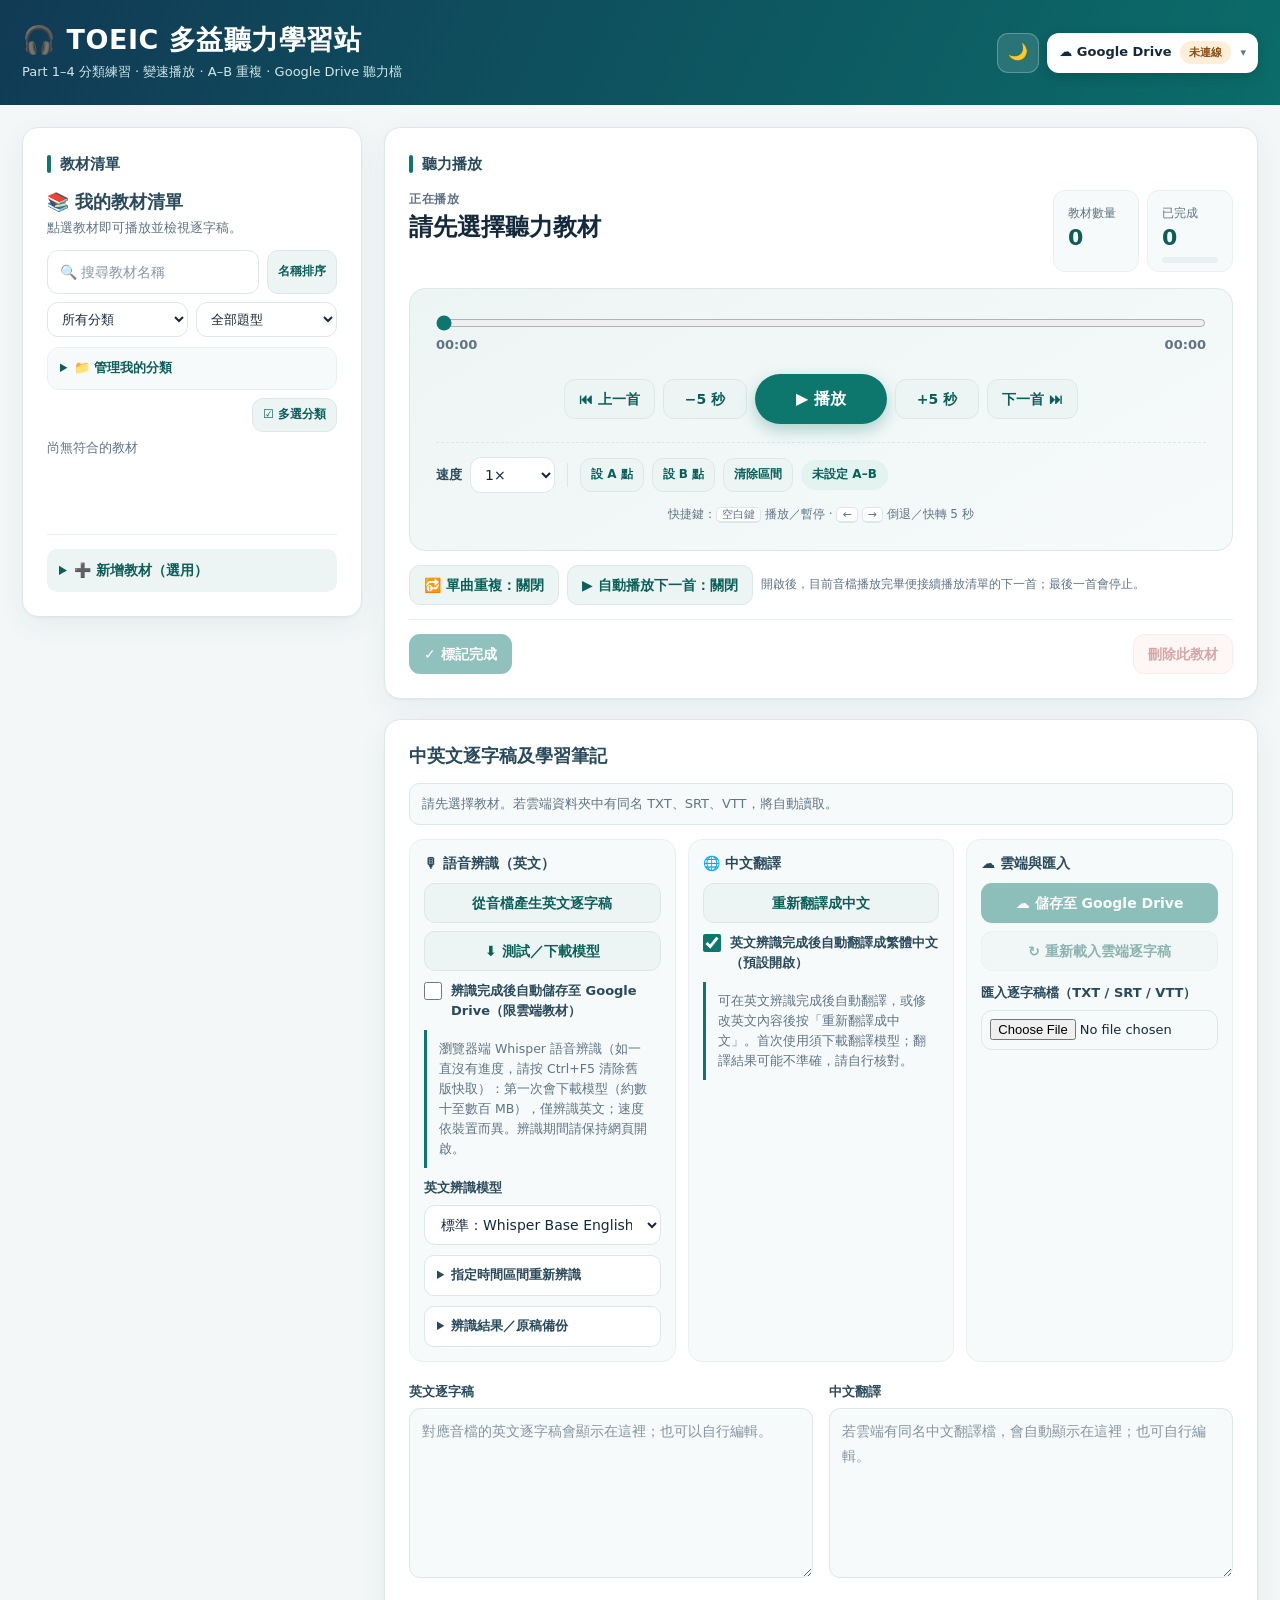
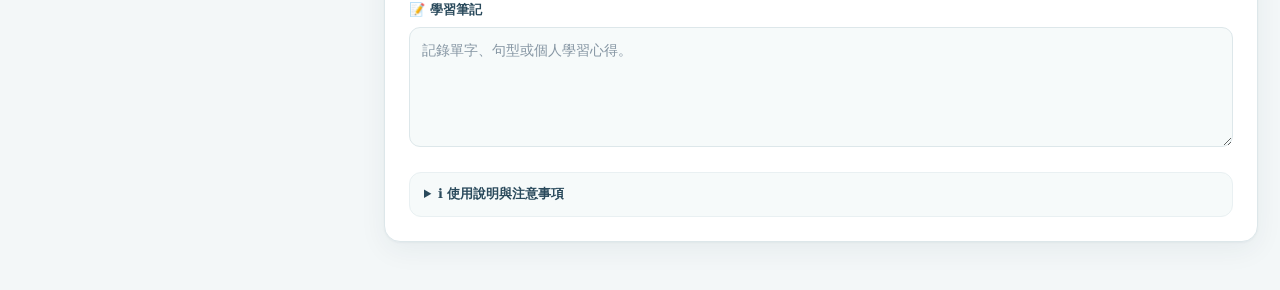
<file: index.html>
<!DOCTYPE html>
<html lang="zh-Hant">
<head>
<meta charset="utf-8"/>
<meta name="viewport" content="width=device-width,initial-scale=1"/>
<meta name="description" content="TOEIC 多益聽力練習：Part 1–4 分類、變速播放、A–B 重複、Google Drive 教材與中英文逐字稿。"/>
<meta name="theme-color" content="#0d776e"/>
<link rel="icon" href="data:image/svg+xml,%3Csvg xmlns='http://www.w3.org/2000/svg' viewBox='0 0 100 100'%3E%3Ctext y='.9em' font-size='90'%3E🎧%3C/text%3E%3C/svg%3E"/>
<title>TOEIC 聽力學習站</title>
<script>try{const t=localStorage.getItem('toeicTheme');if(t==='dark'||t==='light')document.documentElement.dataset.theme=t}catch{}</script>
<style>
/* ===== Design tokens ===== */
:root{
 color-scheme:light;
 --bg:#f3f7f8;--surface:#fff;--surface-2:#f6fafa;--surface-3:#edf5f4;
 --ink:#14293b;--ink-2:#2a4a5c;--muted:#607486;--line:#dde7ea;--line-2:#e9f0f2;
 --brand:#0d776e;--brand-deep:#085d55;--brand-soft:#e2f3f0;--brand-ink:#0b5f58;
 --danger:#a63d3b;--danger-soft:#fdeeed;--danger-line:#f3d6d3;
 --warn-soft:#fff8ea;--warn-ink:#7d5b20;--warn-line:#f1e1bb;
 --ok-soft:#effaf4;--ok-ink:#146647;--ok-line:#c6e8d7;
 --head-a:#113a55;--head-b:#0b6c69;
 --shadow:0 1px 2px rgba(16,48,64,.04),0 8px 28px rgba(16,48,64,.06);
 --radius:16px;--radius-sm:11px;
 font-family:"Noto Sans TC","Microsoft JhengHei","PingFang TC",system-ui,sans-serif;
 color:var(--ink);background:var(--bg);
}
@media (prefers-color-scheme:dark){:root:not([data-theme="light"]){
 color-scheme:dark;
 --bg:#0e171d;--surface:#15212a;--surface-2:#1a2832;--surface-3:#1d2f37;
 --ink:#e4eef2;--ink-2:#c3d5dd;--muted:#93a8b4;--line:#283a45;--line-2:#22333d;
 --brand:#1f9c90;--brand-deep:#27b1a3;--brand-soft:#173a39;--brand-ink:#7fd8cc;
 --danger:#f19a97;--danger-soft:#3a2023;--danger-line:#5a2d30;
 --warn-soft:#352c19;--warn-ink:#efcf8e;--warn-line:#56461f;
 --ok-soft:#173226;--ok-ink:#8de0b6;--ok-line:#24563f;
 --head-a:#0d2b3f;--head-b:#0a4b4a;
 --shadow:0 1px 2px rgba(0,0,0,.25),0 8px 28px rgba(0,0,0,.25);
}}
:root[data-theme="dark"]{
 color-scheme:dark;
 --bg:#0e171d;--surface:#15212a;--surface-2:#1a2832;--surface-3:#1d2f37;
 --ink:#e4eef2;--ink-2:#c3d5dd;--muted:#93a8b4;--line:#283a45;--line-2:#22333d;
 --brand:#1f9c90;--brand-deep:#27b1a3;--brand-soft:#173a39;--brand-ink:#7fd8cc;
 --danger:#f19a97;--danger-soft:#3a2023;--danger-line:#5a2d30;
 --warn-soft:#352c19;--warn-ink:#efcf8e;--warn-line:#56461f;
 --ok-soft:#173226;--ok-ink:#8de0b6;--ok-line:#24563f;
 --head-a:#0d2b3f;--head-b:#0a4b4a;
 --shadow:0 1px 2px rgba(0,0,0,.25),0 8px 28px rgba(0,0,0,.25);
}

/* ===== Base ===== */
*,*:before,*:after{box-sizing:border-box}
html{scroll-behavior:smooth}
body{margin:0;min-height:100vh;background:var(--bg);color:var(--ink);line-height:1.6;-webkit-font-smoothing:antialiased}
h1,h2,h3{margin:0;line-height:1.35}
h2{font-size:18px;font-weight:800;color:var(--ink-2);margin-bottom:14px}
h3{font-size:14px;font-weight:800;color:var(--ink-2);margin-bottom:10px;display:flex;align-items:center;gap:7px}
p{margin:0}
a{color:var(--brand-ink);text-underline-offset:3px}
.hidden{display:none!important}
.muted{color:var(--muted);font-size:13px;line-height:1.65}
.sr-only{position:absolute;width:1px;height:1px;overflow:hidden;clip:rect(0 0 0 0);white-space:nowrap}
kbd{font:inherit;font-size:11px;background:var(--surface);border:1px solid var(--line);border-bottom-width:2px;border-radius:5px;padding:0 5px}

/* ===== Form controls ===== */
label{display:block;font-size:13px;font-weight:700;color:var(--ink-2);margin:14px 0 6px}
input,select,textarea{width:100%;font:inherit;font-size:14px;color:var(--ink);background:var(--surface);border:1px solid var(--line);border-radius:var(--radius-sm);padding:10px 12px;min-width:0;transition:border-color .15s,box-shadow .15s}
input:focus,select:focus,textarea:focus{outline:0;border-color:var(--brand);box-shadow:0 0 0 3px color-mix(in srgb,var(--brand) 20%,transparent)}
input::placeholder,textarea::placeholder{color:var(--muted);opacity:.75}
input:disabled,textarea:disabled{background:var(--surface-2);cursor:not-allowed}
textarea{resize:vertical;line-height:1.75;min-height:170px}
input[type=file]{padding:8px;font-size:13px;background:var(--surface-2)}
input[type=range]{padding:0;border:0;background:none;accent-color:var(--brand);box-shadow:none}
input[type=checkbox]{width:18px;height:18px;padding:0;margin:0;flex:none;accent-color:var(--brand);cursor:pointer}
.check{display:flex;align-items:flex-start;gap:9px;font-size:13px;font-weight:600;margin:10px 0 0;cursor:pointer;line-height:1.5}
.check input{margin-top:1px}

button{font:inherit;font-size:14px;font-weight:700;line-height:1.3;min-height:40px;padding:9px 14px;border-radius:var(--radius-sm);border:1px solid transparent;background:var(--brand);color:#fff;cursor:pointer;transition:background .15s,transform .15s,box-shadow .15s,color .15s}
button:hover:not(:disabled){background:var(--brand-deep);transform:translateY(-1px)}
button:active:not(:disabled){transform:none}
button.secondary{background:var(--surface-3);color:var(--brand-ink);border-color:var(--line)}
button.secondary:hover:not(:disabled){background:var(--brand-soft)}
button.danger{background:var(--danger-soft);color:var(--danger);border-color:var(--danger-line)}
button.danger:hover:not(:disabled){background:var(--danger-soft);filter:brightness(.97)}
button:disabled{opacity:.45;cursor:not-allowed}
.smallbtn{font-size:12px;min-height:34px;padding:6px 10px}
:focus-visible{outline:3px solid color-mix(in srgb,var(--brand) 55%,transparent);outline-offset:2px}
.row{display:flex;gap:8px;flex-wrap:wrap;align-items:center}
.row>*{flex:1 1 auto}

/* ===== Header ===== */
header{background:linear-gradient(115deg,var(--head-a),var(--head-b));color:#fff;position:relative;z-index:20}
.header-inner{max-width:1500px;margin:0 auto;padding:22px 22px;display:flex;align-items:center;gap:18px;justify-content:space-between}
.brand h1{font-size:clamp(20px,2.4vw,27px);font-weight:800;letter-spacing:.02em}
.brand p{color:#cfe8e7;font-size:13px;margin-top:4px}
.header-tools{display:flex;align-items:center;gap:8px;flex:none}
#themeToggle{background:rgba(255,255,255,.12);border:1px solid rgba(255,255,255,.25);color:#fff;min-height:40px;width:42px;padding:0;font-size:16px}
#themeToggle:hover{background:rgba(255,255,255,.22)}

/* Cloud dropdown */
.cloud-mini{position:relative;font-size:13px;color:var(--ink)}
.cloud-mini>summary{display:flex;align-items:center;gap:9px;list-style:none;cursor:pointer;background:var(--surface);border-radius:12px;padding:8px 12px;font-weight:700;min-height:40px;box-shadow:0 4px 14px rgba(0,0,0,.14);white-space:nowrap}
.cloud-mini>summary::-webkit-details-marker{display:none}
.cloud-mini>summary:after{content:"▾";color:var(--muted);font-size:11px}
.cloud-mini[open]>summary:after{content:"▴"}
.cloud-state{font-size:11px;font-weight:800;color:#8a4b14;background:#ffeed8;border-radius:99px;padding:3px 9px}
.cloud-state.connected{color:#0b6447;background:#dbf6e9}
.cloud-mini-panel{position:absolute;right:0;top:calc(100% + 8px);width:min(330px,calc(100vw - 32px));background:var(--surface);border:1px solid var(--line);border-radius:14px;box-shadow:0 20px 50px rgba(10,35,50,.25);padding:14px;max-height:min(75vh,540px);overflow-y:auto}
.cloud-mini-heading{font-weight:800;font-size:14px;margin-bottom:10px}
.cloud-mini .row{display:grid;grid-template-columns:1fr 1fr;gap:7px;margin-bottom:7px}
.cloud-mini .row button{font-size:12px;padding:8px 6px;min-height:36px}
.cloud-mini #connect{grid-column:1/-1}
.cloud-mini .muted{font-size:11.5px;margin-top:10px}

/* ===== Status boxes ===== */
.status{font-size:13px;line-height:1.6;background:var(--surface-2);border:1px solid var(--line);border-radius:10px;padding:10px 12px;color:var(--muted);overflow-wrap:anywhere;white-space:pre-wrap}
.status.ok{background:var(--ok-soft);border-color:var(--ok-line);color:var(--ok-ink)}
.status.err{background:var(--danger-soft);border-color:var(--danger-line);color:var(--danger)}
.notice{background:var(--warn-soft);border:1px solid var(--warn-line);color:var(--warn-ink);padding:11px 13px;border-radius:11px;font-size:13px;line-height:1.6}
.note-line{font-size:12.5px;line-height:1.6;color:var(--muted);padding:9px 12px;border-left:3px solid var(--brand);background:var(--surface-2);border-radius:0 9px 9px 0;margin-top:10px;overflow-wrap:anywhere}

/* ===== Mobile view switcher ===== */
.view-nav{display:none}

/* ===== Layout ===== */
main{max-width:1500px;margin:22px auto 48px;padding:0 22px;display:grid;grid-template-columns:minmax(290px,340px) minmax(0,1fr);gap:20px 22px;align-items:start}
.panel{background:var(--surface);border:1px solid var(--line);border-radius:var(--radius);box-shadow:var(--shadow);padding:clamp(16px,2.2vw,24px);min-width:0}
#materialsSection{grid-column:1;grid-row:1 / span 2;position:sticky;top:16px;max-height:calc(100vh - 32px);overflow-y:auto;overscroll-behavior:contain;scrollbar-width:thin}
#playerSection{grid-column:2;grid-row:1}
#transcriptSection{grid-column:2;grid-row:2}
section,aside{scroll-margin-top:16px}
.view-lead{display:flex;align-items:center;justify-content:space-between;gap:10px;margin-bottom:14px}
.view-lead>span{display:flex;align-items:center;gap:9px;font-weight:800;font-size:15px;color:var(--ink-2)}
.view-lead>span:before{content:"";width:4px;height:18px;border-radius:4px;background:var(--brand)}
#backToPlayer,#chooseMaterial{display:none}

/* ===== Player ===== */
.player-top{display:flex;gap:16px;align-items:flex-start;justify-content:space-between;flex-wrap:wrap;margin-bottom:16px}
.now-wrap{flex:1 1 320px;min-width:0}
.eyebrow{font-size:12px;font-weight:700;color:var(--muted);letter-spacing:.06em}
#now{font-size:clamp(19px,2.2vw,24px);font-weight:800;color:var(--ink);margin:2px 0 0;overflow-wrap:anywhere}
.stats{display:flex;gap:8px;flex:0 1 auto}
.stats>div{background:var(--surface-2);border:1px solid var(--line-2);border-radius:12px;padding:8px 14px;min-width:86px}
.stats .muted{font-size:12px}
.stats strong{display:block;font-size:22px;font-weight:850;color:var(--brand-ink);line-height:1.2;font-variant-numeric:tabular-nums}
.progress{height:6px;border-radius:99px;background:var(--line-2);overflow:hidden;margin-top:6px}
.progress span{display:block;height:100%;width:0;background:var(--brand);border-radius:99px;transition:width .4s}

.player{background:linear-gradient(150deg,var(--surface-3),var(--surface-2));border:1px solid var(--line);border-radius:16px;padding:clamp(16px,2.6vw,26px)}
#seek{display:block;width:100%;height:8px;margin:4px 0 8px;cursor:pointer}
.time{display:flex;justify-content:space-between;font-size:13px;font-weight:600;color:var(--muted);font-variant-numeric:tabular-nums}
.actions{display:flex;gap:8px;justify-content:center;align-items:center;flex-wrap:wrap;margin:18px 0}
.actions button{flex:none;min-width:84px}
#play{min-width:132px;min-height:50px;font-size:16px;border-radius:99px;box-shadow:0 6px 16px color-mix(in srgb,var(--brand) 30%,transparent)}
.meta{display:flex;gap:8px;align-items:center;flex-wrap:wrap;padding-top:14px;border-top:1px dashed var(--line)}
.meta label{margin:0}
.meta select{width:auto;min-height:36px;padding:6px 10px}
.meta .divider{width:1px;height:24px;background:var(--line);margin:0 4px}
.pill{display:inline-flex;align-items:center;background:var(--brand-soft);color:var(--brand-ink);border-radius:99px;padding:5px 11px;font-size:12px;font-weight:700;font-variant-numeric:tabular-nums}
.shortcut-hint{font-size:12px;color:var(--muted);margin-top:12px;text-align:center}

#drivePlayer .preview{width:100%;height:130px;border:0;border-radius:12px;background:var(--surface-2);margin-top:12px}
#drivePlayer p{margin-top:8px;font-size:13px}

.autonextbar{display:flex;align-items:center;flex-wrap:wrap;gap:8px;margin-top:14px}
.autonextbar button{flex:0 1 auto}
.autonextbar button[aria-pressed="true"]{background:var(--brand);border-color:var(--brand);color:#fff}
.autonextbar .muted{flex:1 1 220px;font-size:12px}
.track-actions{display:flex;gap:8px;margin-top:14px;padding-top:14px;border-top:1px solid var(--line-2);flex-wrap:wrap}
.track-actions button{flex:0 1 auto}
.track-actions #remove{margin-left:auto}

/* ===== Transcript ===== */
.tool-grid{display:grid;grid-template-columns:repeat(auto-fit,minmax(260px,1fr));gap:12px;margin:14px 0 6px}
.tool-card{background:var(--surface-2);border:1px solid var(--line-2);border-radius:14px;padding:14px;min-width:0}
.tool-card .row button{flex:1 1 150px}
.tool-card label:not(.check){margin-top:12px}
#transcriptStatus{margin-bottom:4px}
.text-grid{display:grid;grid-template-columns:1fr 1fr;gap:0 16px}
#notes{min-height:120px}
.help{margin-top:18px;border:1px solid var(--line-2);border-radius:12px;background:var(--surface-2)}
.help summary{cursor:pointer;padding:11px 14px;font-weight:700;font-size:13px;color:var(--ink-2)}
.help-body{padding:0 14px 12px;display:grid;gap:8px}

/* ASR panel injected by speech.js */
#asrReview{margin-top:10px}
#asrReview label{margin-top:10px}
#asrReview details{margin-top:10px;border:1px solid var(--line);border-radius:10px;background:var(--surface);padding:0 12px}
#asrReview summary{cursor:pointer;padding:9px 0;font-weight:700;font-size:13px;color:var(--ink-2)}
#asrReview details[open]{padding-bottom:12px}
#asrReview details p{font-size:12.5px;color:var(--muted);margin:4px 0}
#asrReview details button{margin-top:10px}
#asrReview textarea{min-height:110px}

/* ===== Sidebar / materials ===== */
.sidebar-list-head h2{margin-bottom:2px}
.sidebar-list-head .muted{margin-bottom:12px}
.toolbar{display:flex;gap:8px;margin-bottom:8px}
.toolbar input{flex:1}
.toolbar button{flex:none}
.material-filters{display:grid;grid-template-columns:1fr 1fr;gap:8px;margin-bottom:10px}
.material-filters select{padding:8px 10px;font-size:13px}
.category-manager{background:var(--surface-2);border:1px solid var(--line-2);border-radius:12px;padding:10px 12px;margin-bottom:8px}
.category-manager summary{font-weight:700;font-size:13px;cursor:pointer;color:var(--brand-ink)}
.category-controls{display:flex;gap:7px;margin:12px 0}
.category-controls input{flex:1;padding:8px 10px}
.category-controls button{flex:none}
.category-manager-list{display:grid;gap:6px}
.category-item{display:flex;gap:6px;align-items:center;background:var(--surface);border:1px solid var(--line-2);padding:7px 8px;border-radius:9px}
.category-item span{flex:1;min-width:0;overflow-wrap:anywhere;font-size:13px}
.category-item button{font-size:12px;padding:5px 8px;min-height:30px;flex:none}
.category-cloud-actions{display:flex;gap:7px;flex-wrap:wrap;margin:12px 0 6px}
.category-cloud-actions button{flex:1 1 130px;font-size:12px;min-height:36px}
#categoryCloudStatus{font-size:12px;overflow-wrap:anywhere}

.batch-mode-toggle{display:flex;justify-content:flex-end;margin:4px 0 6px}
body:not(.batch-mode) .batch-toolbar,body:not(.batch-mode) .track-check{display:none!important}
.batch-toolbar{background:var(--brand-soft);border:1px solid var(--line);border-radius:12px;padding:10px;margin-bottom:10px;display:grid;gap:9px}
.batch-top{display:flex;align-items:center;gap:9px;flex-wrap:wrap}
.batch-top label{display:inline-flex;align-items:center;gap:6px;margin:0;font-size:13px;cursor:pointer}
.batch-top .batch-count{margin-left:auto;font-size:12px;font-weight:800;color:var(--brand-ink)}
.batch-actions{display:flex;gap:7px;flex-wrap:wrap}
.batch-actions select{flex:1 1 130px;width:auto;padding:7px 9px;font-size:13px}
.batch-actions button{flex:none;font-size:12px}
.batch-hint{font-size:12px;color:var(--muted);line-height:1.5}

#list{min-height:80px;font-size:13px;color:var(--muted)}
#list:empty:before{content:"教材清單目前沒有項目，請先同步 Google Drive 或加入音檔。";display:block;text-align:center;padding:26px 14px;background:var(--surface-2);border:1px dashed var(--line);border-radius:12px}
.track{position:relative;margin:7px 0;padding:11px 12px;background:var(--surface);border:1px solid var(--line);border-radius:12px;cursor:pointer;transition:border-color .15s,background .15s,box-shadow .15s}
.track:hover{border-color:color-mix(in srgb,var(--brand) 45%,var(--line));box-shadow:0 4px 12px rgba(12,70,70,.07)}
.track.active{border-color:var(--brand);background:var(--brand-soft);box-shadow:inset 4px 0 0 var(--brand)}
.track.batch-selected{border-color:var(--brand)}
.track-head{display:flex;gap:8px;align-items:center;justify-content:space-between}
.track-head .name{flex:1;min-width:0;font-size:14px;font-weight:700;color:var(--ink);overflow-wrap:anywhere;line-height:1.45}
.track-head .track-check{display:flex;align-items:center;justify-content:center;flex:none;width:24px;height:28px;margin:0;cursor:pointer}
.assign-category{flex:none;font-size:11.5px!important;min-height:28px!important;padding:4px 8px!important;background:var(--surface-3)!important;color:var(--brand-ink)!important;border:1px solid var(--line)!important;opacity:.75}
.track:hover .assign-category,.track.active .assign-category,.assign-category:focus-visible{opacity:1}
.track small{display:block;color:var(--muted);font-size:12px;margin-top:3px}
.track-category{display:inline-block;font-size:11px;font-weight:700;color:var(--brand-ink);background:var(--brand-soft);border-radius:99px;padding:2px 8px;margin-top:6px}

.sidebar-settings{border-top:1px solid var(--line-2);margin-top:16px;padding-top:14px}
.sidebar-settings>summary{cursor:pointer;font-weight:700;font-size:14px;color:var(--brand-ink);padding:10px 12px;background:var(--surface-3);border-radius:10px}
.sidebar-settings-body{padding-top:6px}
.sidebar-settings-body h3{margin-top:14px}
.sidebar-settings-body .muted{font-size:12px;margin-top:6px}
.sidebar-settings-body #add{width:100%;margin-top:10px}
.sidebar-settings-body hr{border:0;border-top:1px solid var(--line-2);margin:18px 0 4px}

/* ===== Responsive ===== */
@media (max-width:1100px){.text-grid{grid-template-columns:1fr}}
@media (max-width:850px){
 .view-nav{display:flex;gap:8px;position:sticky;top:0;z-index:15;background:color-mix(in srgb,var(--bg) 92%,transparent);backdrop-filter:blur(8px);padding:10px 13px;border-bottom:1px solid var(--line)}
 .view-nav .view-tab{flex:1;min-height:44px;background:var(--surface);color:var(--ink-2);border:1px solid var(--line);font-size:14px}
 .view-nav .view-tab.active{background:var(--brand);color:#fff;border-color:var(--brand)}
 main{grid-template-columns:minmax(0,1fr);padding:0 13px;margin-top:14px;gap:14px}
 #materialsSection,#playerSection,#transcriptSection{grid-column:1;grid-row:auto}
 #playerSection{order:1}#transcriptSection{order:2}#materialsSection{order:3;position:static;max-height:none;overflow:visible}
 section,aside{scroll-margin-top:76px}
 #list{max-height:380px;overflow:auto;scrollbar-width:thin}
 #backToPlayer,#chooseMaterial{display:inline-flex}
 .shortcut-hint{display:none}
}
@media (max-width:640px){
 .header-inner{padding:14px 14px;flex-wrap:wrap;gap:10px}
 .brand p{font-size:12px}
 .header-tools{width:100%;justify-content:flex-end}
 .panel{padding:15px;border-radius:14px}
 .stats{width:100%}.stats>div{flex:1}
 .actions button{flex:1 1 calc(25% - 8px);min-width:0;padding:9px 4px;font-size:13px}
 .actions #play{order:-1;flex:1 1 100%}
 .track-actions #remove{margin-left:0}
 .track-actions button,.autonextbar button{flex:1 1 160px}
 .view-lead button{font-size:12px;min-height:34px;padding:6px 10px}
}
@media (max-width:420px){.material-filters{grid-template-columns:1fr}.meta .divider{display:none}}
@media (prefers-reduced-motion:reduce){*,*:before,*:after{transition:none!important;scroll-behavior:auto!important}}
</style>
</head>
<body>
<header>
 <div class="header-inner">
  <div class="brand">
   <h1>🎧 TOEIC 多益聽力學習站</h1>
   <p>Part 1–4 分類練習 · 變速播放 · A–B 重複 · Google Drive 聽力檔</p>
  </div>
  <div class="header-tools">
   <button type="button" id="themeToggle" aria-label="切換深色／淺色模式" title="切換深色／淺色模式">🌓</button>
   <details class="cloud-mini" id="cloudMini">
    <summary aria-label="Google Drive 登入與同步">☁ Google Drive <span id="cloudState" class="cloud-state">未連線</span></summary>
    <div class="cloud-mini-panel">
     <div class="cloud-mini-heading">雲端登入與同步</div>
     <div aria-label="Google Drive 雲端連線" class="config">
      <input id="clientId" type="hidden"/><input id="folderId" type="hidden"/>
      <div class="row"><button id="connect">Google 連線／快速續用</button><button class="secondary" id="sync">重新同步</button><button class="secondary smallbtn" id="reauthorize" type="button">重新授權</button></div>
      <div class="row"><button class="secondary smallbtn" id="disconnect">登出</button><button class="danger smallbtn" id="clearCloud">清空雲端清單</button></div>
      <div class="status" id="driveInfo" role="status">尚未連接 Google Drive，請先登入。</div>
      <p class="muted">教材清單及筆記會保留在此瀏覽器。已授權過的 Google 帳號會優先嘗試免重複同意；若 Google 要求確認，仍需手動授權。短期授權只保留在目前分頁工作階段，不儲存長期登入憑證。</p>
     </div>
    </div>
   </details>
  </div>
 </div>
</header>

<nav aria-label="主要功能切換" class="view-nav">
 <button aria-current="page" class="view-tab active" id="goPlayer" type="button">🎧 聽力播放</button>
 <button class="view-tab" id="goMaterials" type="button">📚 我的教材清單</button>
</nav>

<main>
 <!-- ===== Player ===== -->
 <section class="panel" id="playerSection" aria-labelledby="now">
  <div class="view-lead"><span>聽力播放</span><button class="secondary" id="chooseMaterial" type="button">📚 選擇教材</button></div>
  <div class="player-top">
   <div class="now-wrap">
    <div class="eyebrow">正在播放</div>
    <h2 id="now">請先選擇聽力教材</h2>
   </div>
   <div class="stats">
    <div><span class="muted">教材數量</span><strong id="count">0</strong></div>
    <div><span class="muted">已完成</span><strong id="done">0</strong><div class="progress" aria-hidden="true"><span id="progressBar"></span></div></div>
   </div>
  </div>

  <div class="player" id="localPlayer">
   <audio id="audio" preload="metadata"></audio>
   <label for="seek" class="sr-only">播放進度</label>
   <input id="seek" max="1000" min="0" type="range" value="0"/>
   <div class="time"><span id="current">00:00</span><span id="duration">00:00</span></div>
   <div class="actions">
    <button class="secondary" id="prev" title="上一首">⏮ 上一首</button>
    <button class="secondary" id="back" title="倒退 5 秒（←）">−5 秒</button>
    <button id="play" title="播放／暫停（空白鍵）">▶ 播放</button>
    <button class="secondary" id="forward" title="快轉 5 秒（→）">+5 秒</button>
    <button class="secondary" id="next" title="下一首">下一首 ⏭</button>
   </div>
   <div class="meta">
    <label for="speed">速度</label>
    <select id="speed"><option value="0.75">0.75×</option><option selected="" value="1">1×</option><option value="1.25">1.25×</option><option value="1.5">1.5×</option><option value="2">2×</option></select>
    <span class="divider" aria-hidden="true"></span>
    <button class="secondary smallbtn" id="markA">設 A 點</button>
    <button class="secondary smallbtn" id="markB">設 B 點</button>
    <button class="secondary smallbtn" id="clearAB">清除區間</button>
    <span class="pill" id="ab">未設定 A–B</span>
   </div>
   <p class="shortcut-hint">快捷鍵：<kbd>空白鍵</kbd> 播放／暫停 · <kbd>←</kbd> <kbd>→</kbd> 倒退／快轉 5 秒</p>
  </div>

  <div class="hidden" id="drivePlayer">
   <div class="notice">Google Drive 使用官方預覽播放器；如無法播放，請確認共用權限，或改用本機檔案模式。</div>
   <iframe allow="autoplay" class="preview" id="frame" title="Google Drive 聽力預覽"></iframe>
   <p><a id="openDrive" rel="noopener noreferrer" target="_blank">在 Google Drive 開啟檔案 ↗</a></p>
  </div>

  <div class="autonextbar">
   <button aria-pressed="false" class="secondary" id="repeatOne" type="button">🔂 單曲重複：關閉</button>
   <button aria-pressed="false" class="secondary" id="autoNext" type="button">▶ 自動播放下一首：關閉</button>
   <span class="muted" id="autoNextHelp">開啟後，目前音檔播放完畢便接續播放清單的下一首；最後一首會停止。</span>
  </div>

  <div class="track-actions">
   <button id="complete">✓ 標記完成</button>
   <button class="danger" id="remove">刪除此教材</button>
  </div>
 </section>

 <!-- ===== Transcript ===== -->
 <section class="panel" id="transcriptSection">
  <h2>中英文逐字稿及學習筆記</h2>
  <p class="status" id="transcriptStatus" role="status">請先選擇教材。若雲端資料夾中有同名 TXT、SRT、VTT，將自動讀取。</p>

  <div class="tool-grid">
   <div class="tool-card">
    <h3>🎙 語音辨識（英文）</h3>
    <div class="row">
     <button class="secondary" id="transcribeAudio" type="button">從音檔產生英文逐字稿</button>
     <button class="secondary" id="prepareWhisper" type="button">⬇ 測試／下載模型</button>
    </div>
    <label class="check" for="autoUploadTranscript"><input id="autoUploadTranscript" type="checkbox"/> 辨識完成後自動儲存至 Google Drive（限雲端教材）</label>
    <p class="note-line" id="asrStatus" role="status">瀏覽器端 Whisper 語音辨識（如一直沒有進度，請按 Ctrl+F5 清除舊版快取）：第一次會下載模型（約數十至數百 MB），僅辨識英文；速度依裝置而異。辨識期間請保持網頁開啟。</p>
   </div>

   <div class="tool-card">
    <h3>🌐 中文翻譯</h3>
    <div class="row"><button class="secondary" id="translateEnglish" type="button">重新翻譯成中文</button></div>
    <label class="check" for="autoTranslateChinese"><input id="autoTranslateChinese" type="checkbox"/> 英文辨識完成後自動翻譯成繁體中文（預設開啟）</label>
    <p class="note-line" id="translateStatus" role="status">可在英文辨識完成後自動翻譯，或修改英文內容後按「重新翻譯成中文」。首次使用須下載翻譯模型；翻譯結果可能不準確，請自行核對。</p>
   </div>

   <div class="tool-card">
    <h3>☁ 雲端與匯入</h3>
    <div class="row">
     <button id="saveTranscriptDrive" type="button">☁ 儲存至 Google Drive</button>
     <button class="secondary" id="reloadTranscript">↻ 重新載入雲端逐字稿</button>
    </div>
    <label for="transcriptFile">匯入逐字稿檔（TXT / SRT / VTT）</label>
    <input accept=".txt,.srt,.vtt,text/plain,text/vtt" id="transcriptFile" type="file"/>
   </div>
  </div>

  <div class="text-grid">
   <div><label for="englishText">英文逐字稿</label><textarea id="englishText" placeholder="對應音檔的英文逐字稿會顯示在這裡；也可以自行編輯。"></textarea></div>
   <div><label for="chineseText">中文翻譯</label><textarea id="chineseText" placeholder="若雲端有同名中文翻譯檔，會自動顯示在這裡；也可自行編輯。"></textarea></div>
  </div>

  <label for="notes">📝 學習筆記</label>
  <textarea id="notes" placeholder="記錄單字、句型或個人學習心得。"></textarea>

  <details class="help">
   <summary>ℹ 使用說明與注意事項</summary>
   <div class="help-body">
    <p class="muted">☁ 儲存會將英文及中文逐字稿存成同名 TXT 檔，放回教材所在資料夾。請先於右上角 Google Drive 選單「重新授權」完整 Drive 讀寫權限；此權限可管理帳號雲端硬碟內的檔案，請只在信任本網站時同意。辨識結果也會保存在目前瀏覽器。</p>
    <p class="muted">自動配對範例：Part 2-01.mp3 搭配 Part 2-01.en.srt（英文）、Part 2-01.zh.txt（中文）。支援 TXT / SRT / VTT。若沒有字幕檔，可使用「從音檔產生英文逐字稿」進行語音辨識；辨識不等於正確答案，請自行核對。</p>
    <p class="muted">學習清單、筆記與完成狀態保存在目前瀏覽器的 localStorage；清除瀏覽資料可能遺失紀錄。</p>
   </div>
  </details>
 </section>

 <!-- ===== Materials sidebar ===== -->
 <aside aria-label="教材清單與管理" class="panel" id="materialsSection">
  <div class="view-lead"><span>教材清單</span><button class="secondary" id="backToPlayer" type="button">← 返回播放</button></div>
  <div class="sidebar-list-head"><h2>📚 我的教材清單</h2><p class="muted">點選教材即可播放並檢視逐字稿。</p></div>

  <div class="toolbar"><input aria-label="搜尋教材" id="search" type="search" placeholder="🔍 搜尋教材名稱"/><button class="secondary smallbtn" id="sortName" title="依名稱排序">名稱排序</button></div>
  <div class="material-filters">
   <select id="categoryFilter" aria-label="自訂分類篩選"><option value="all">所有分類</option><option value="uncategorized">未分類</option></select>
   <select id="filter" aria-label="題型篩選"><option value="all">全部題型</option><option value="Part 1">Part 1</option><option value="Part 2">Part 2</option><option value="Part 3">Part 3</option><option value="Part 4">Part 4</option></select>
  </div>

  <details class="category-manager">
   <summary>📁 管理我的分類</summary>
   <div class="category-controls"><input id="newCategoryName" maxlength="40" placeholder="例如：每日練習、模擬測驗" aria-label="新分類名稱"/><button id="createCategory" type="button">＋ 新增</button></div>
   <div id="categoryManagerList" class="category-manager-list"></div>
   <div class="category-cloud-actions"><button id="saveCategoryCloud" type="button">☁ 儲存分類至 Drive</button><button id="loadCategoryCloud" class="secondary" type="button">↻ 讀取雲端分類</button></div>
   <p id="categoryCloudStatus" class="muted" role="status">分類仍會保存在本機；按「儲存分類至 Drive」後，其他裝置登入相同帳號並同步即可取得分類。僅同步分類名稱及雲端教材歸類，不包含音檔及筆記。</p>
  </details>

  <div class="batch-mode-toggle"><button type="button" class="secondary smallbtn" id="toggleBatchMode" aria-pressed="false" aria-controls="batchToolbar">☑ 多選分類</button></div>
  <div class="batch-toolbar" id="batchToolbar" aria-label="教材批次分類工具">
   <div class="batch-top"><label for="selectAllVisible"><input type="checkbox" id="selectAllVisible"/> 全選目前顯示</label><button class="secondary smallbtn" id="clearBatchSelection" type="button">清除勾選</button><span class="batch-count" id="batchSelectedCount" role="status">已選 0 筆</span></div>
   <div class="batch-actions"><select id="batchCategory" aria-label="批次指定分類"><option value="" selected disabled>選擇要歸入的分類</option></select><button id="applyBatchCategory" type="button" disabled>套用分類</button></div>
   <div class="batch-hint" id="batchHint">可逐筆勾選，或全選目前搜尋／篩選結果；套用後按上方「儲存分類至 Drive」跨裝置共用。</div>
  </div>

  <div id="list"></div>

  <details class="sidebar-settings">
   <summary>➕ 新增教材（選用）</summary>
   <div class="sidebar-settings-body">
    <h3>Google Drive 分享連結</h3>
    <label for="title">教材名稱</label><input id="title" placeholder="例如：Part 2 練習 01"/>
    <label for="part">題型</label><select id="part"><option>Part 1 照片描述</option><option>Part 2 應答問題</option><option>Part 3 簡短對話</option><option>Part 4 簡短獨白</option></select>
    <label for="url">檔案分享連結</label><input id="url" type="url" placeholder="https://drive.google.com/file/d/.../view"/>
    <p class="muted">雲端檔案需授予適當檢視權限；以 Google 預覽播放器播放，速度與 A–B 功能不適用。</p>
    <button id="add">加入 Google Drive 教材</button>
    <hr/>
    <h3>本機音檔</h3>
    <label for="files">選擇音檔（MP3、M4A、WAV）</label><input accept="audio/*" id="files" multiple="" type="file"/>
    <p class="muted">本機檔案不會上傳；重新開啟網頁時需重新選取。</p>
   </div>
  </details>
 </aside>
</main>

<script async="" defer="" src="https://accounts.google.com/gsi/client"></script>
<script src="app.js"></script>
<script src="speech.js"></script>
<script src="navigation.js"></script>
</body>
</html>
</file>
